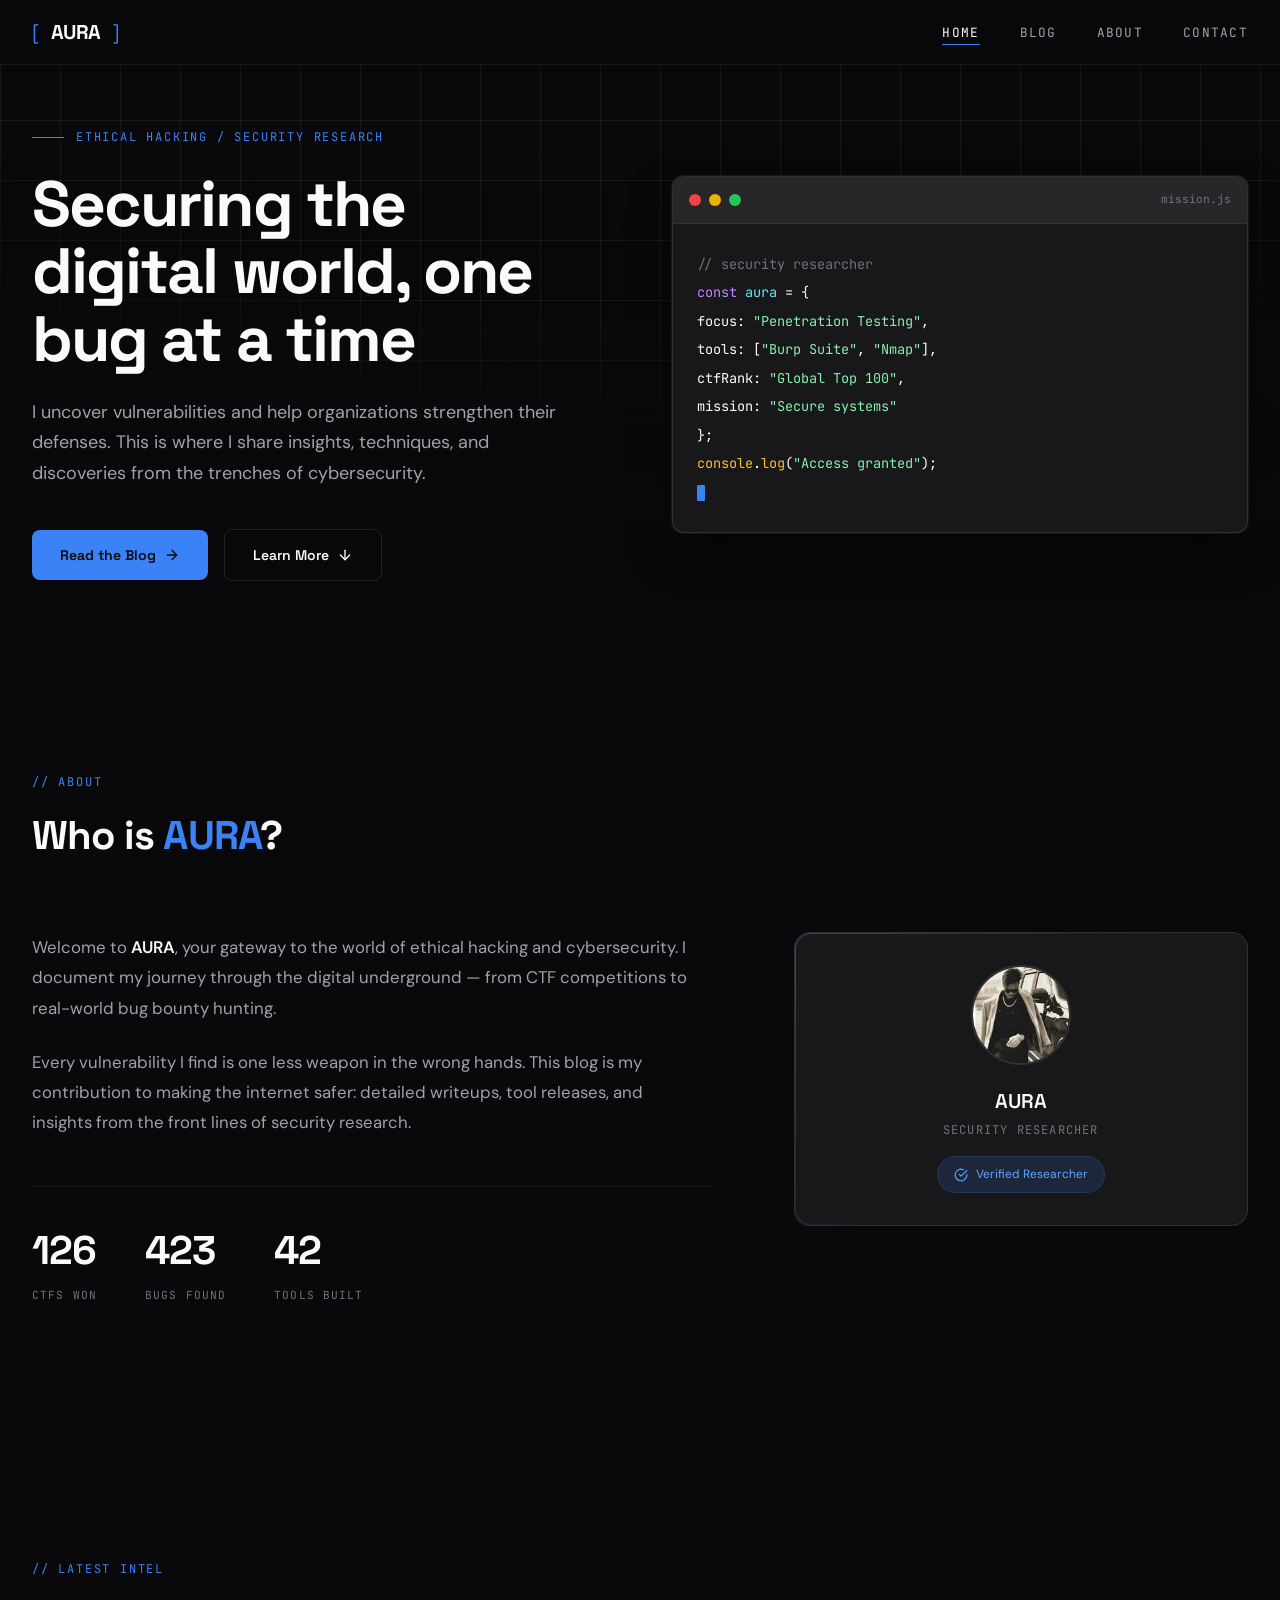
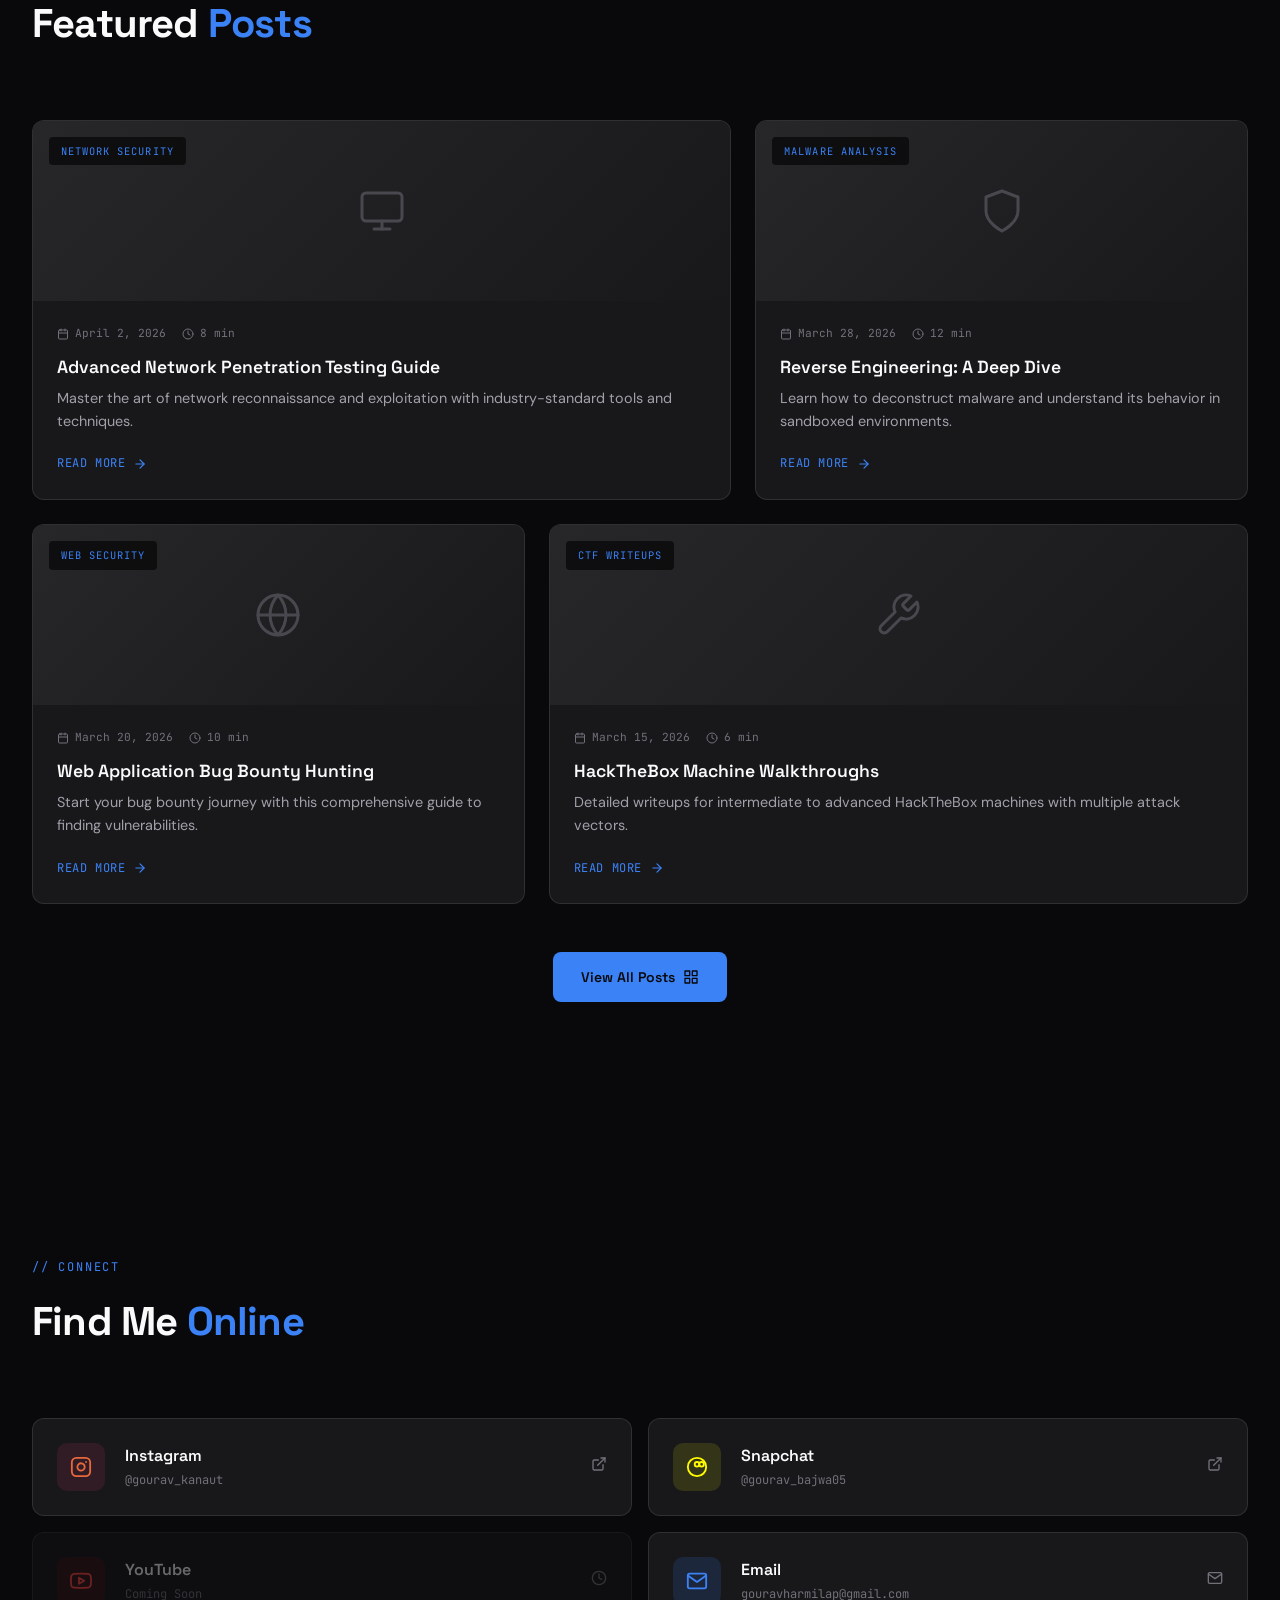
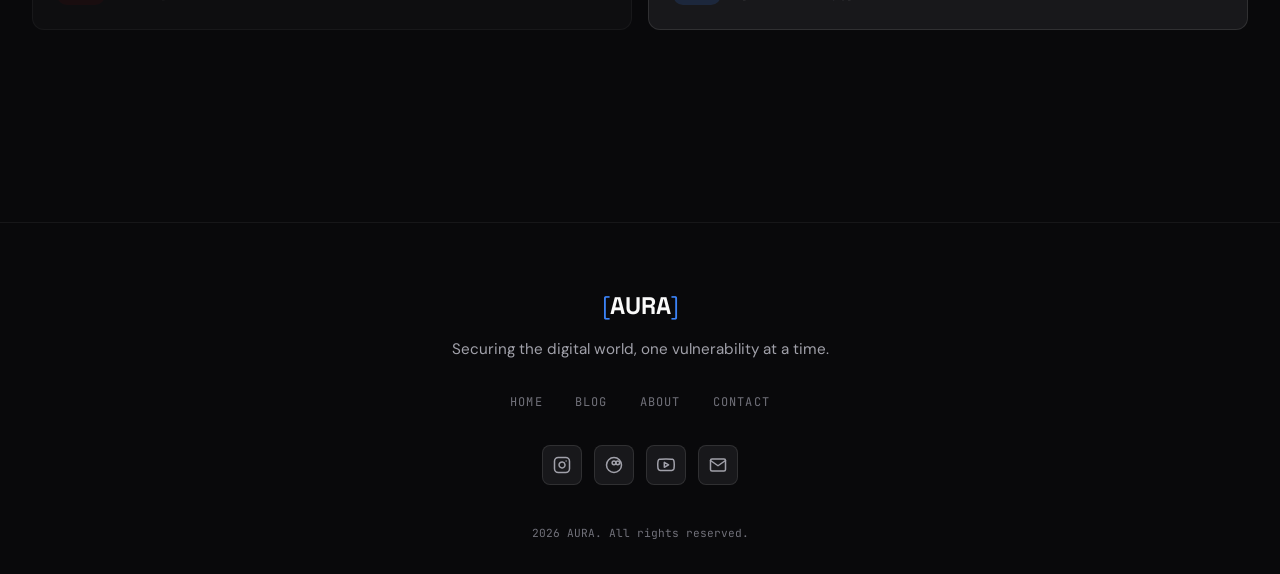
<file: index.html>
<!DOCTYPE html>
<html lang="en">
<head>
    <meta charset="UTF-8">
    <meta name="viewport" content="width=device-width, initial-scale=1.0">
    <title>AURA | Ethical Hacker</title>
    <link rel="stylesheet" href="styles.css">
    <link rel="preconnect" href="https://fonts.googleapis.com">
    <link rel="preconnect" href="https://fonts.gstatic.com" crossorigin>
    <link href="https://fonts.googleapis.com/css2?family=DM+Sans:wght@400;500;600;700&family=JetBrains+Mono:wght@400;500&family=Space+Grotesk:wght@500;600;700&display=swap" rel="stylesheet">
    <link rel="stylesheet" href="https://cdnjs.cloudflare.com/ajax/libs/font-awesome/6.4.0/css/all.min.css">
</head>
<body>
    <!-- Video Background -->
    <video class="video-bg" autoplay muted loop playsinline>
        <source src="hacker vid.mp4" type="video/mp4">
    </video>
    <div class="video-overlay"></div>
    <!-- Subtle Grid Background -->
    <div class="grid-bg"></div>

    <!-- Navigation - Liquid Glass -->
    <nav class="navbar">
        <div class="nav-container">
            <a href="index.html" class="logo">
                <span class="logo-bracket">[</span>
                <span class="logo-text">AURA</span>
                <span class="logo-bracket">]</span>
            </a>
            <ul class="nav-links">
                <li><a href="index.html" class="active">Home</a></li>
                <li><a href="blog.html">Blog</a></li>
                <li><a href="#about">About</a></li>
                <li><a href="#contact">Contact</a></li>
            </ul>
            <button class="nav-toggle" aria-label="Menu">
                <span></span>
                <span></span>
                <span></span>
            </button>
        </div>
    </nav>

    <!-- Hero - Split Screen, Left Aligned -->
    <section class="hero">
        <div class="hero-content">
            <p class="hero-eyebrow">Ethical Hacking / Security Research</p>
            <h1 class="hero-title">Securing the digital world, one bug at a time</h1>
            <p class="hero-subtitle">I uncover vulnerabilities and help organizations strengthen their defenses. This is where I share insights, techniques, and discoveries from the trenches of cybersecurity.</p>
            <div class="hero-cta">
                <a href="blog.html" class="btn btn-primary">
                    Read the Blog
                    <svg xmlns="http://www.w3.org/2000/svg" viewBox="0 0 24 24" fill="none" stroke="currentColor" stroke-width="2" stroke-linecap="round" stroke-linejoin="round"><path d="M5 12h14"/><path d="m12 5 7 7-7 7"/></svg>
                </a>
                <a href="#about" class="btn btn-secondary">
                    Learn More
                    <svg xmlns="http://www.w3.org/2000/svg" viewBox="0 0 24 24" fill="none" stroke="currentColor" stroke-width="2" stroke-linecap="round" stroke-linejoin="round"><path d="M12 5v14"/><path d="m19 12-7 7-7-7"/></svg>
                </a>
            </div>
        </div>
        <div class="hero-visual">
            <div class="code-window">
                <div class="code-window-header">
                    <span class="code-dot red"></span>
                    <span class="code-dot yellow"></span>
                    <span class="code-dot green"></span>
                    <span class="code-title">mission.js</span>
                </div>
                <div class="code-body">
                    <div class="code-line"><span class="code-comment">// security researcher</span></div>
                    <div class="code-line"><span class="code-keyword">const</span> <span class="code-var">aura</span> = {</div>
                    <div class="code-line">  focus: <span class="code-string">"Penetration Testing"</span>,</div>
                    <div class="code-line">  tools: [<span class="code-string">"Burp Suite"</span>, <span class="code-string">"Nmap"</span>],</div>
                    <div class="code-line">  ctfRank: <span class="code-string">"Global Top 100"</span>,</div>
                    <div class="code-line">  mission: <span class="code-string">"Secure systems"</span></div>
                    <div class="code-line">};</div>
                    <div class="code-line"><span class="code-function">console</span>.<span class="code-function">log</span>(<span class="code-string">"Access granted"</span>);</div>
                    <div class="code-line"><span class="cursor"></span></div>
                </div>
            </div>
        </div>
    </section>

    <!-- About Section -->
    <section class="section about" id="about">
        <div class="section-header">
            <p class="section-eyebrow">// about</p>
            <h2 class="section-title">Who is <span class="accent">AURA</span>?</h2>
        </div>
        <div class="about-grid">
            <div class="about-text">
                <p>Welcome to <strong>AURA</strong>, your gateway to the world of ethical hacking and cybersecurity. I document my journey through the digital underground — from CTF competitions to real-world bug bounty hunting.</p>
                <p>Every vulnerability I find is one less weapon in the wrong hands. This blog is my contribution to making the internet safer: detailed writeups, tool releases, and insights from the front lines of security research.</p>
                <div class="stats-row">
                    <div class="stat-item">
                        <span class="stat-number" data-count="150">0</span>
                        <span class="stat-label">CTFs Won</span>
                    </div>
                    <div class="stat-item">
                        <span class="stat-number" data-count="500">0</span>
                        <span class="stat-label">Bugs Found</span>
                    </div>
                    <div class="stat-item">
                        <span class="stat-number" data-count="50">0</span>
                        <span class="stat-label">Tools Built</span>
                    </div>
                </div>
            </div>
            <div class="profile-card">
                <img src="648527526_17854721898677856_1191413155906682444_n.jpg" alt="AURA" class="profile-img">
                <h3 class="profile-name">AURA</h3>
                <p class="profile-role">Security Researcher</p>
                <div class="profile-badge">
                    <svg xmlns="http://www.w3.org/2000/svg" viewBox="0 0 24 24" fill="none" stroke="currentColor" stroke-width="2" stroke-linecap="round" stroke-linejoin="round"><path d="M22 11.08V12a10 10 0 1 1-5.93-9.14"/><polyline points="22 4 12 14.01 9 11.01"/></svg>
                    Verified Researcher
                </div>
            </div>
        </div>
    </section>

    <!-- Featured Posts - Asymmetric Zig-Zag Grid -->
    <section class="section featured" id="featured">
        <div class="section-header">
            <p class="section-eyebrow">// latest intel</p>
            <h2 class="section-title">Featured <span class="accent">Posts</span></h2>
        </div>
        <div class="posts-grid">
            <article class="post-card reveal">
                <div class="post-image">
                    <svg xmlns="http://www.w3.org/2000/svg" viewBox="0 0 24 24" fill="none" stroke="currentColor" stroke-width="1.5" stroke-linecap="round" stroke-linejoin="round"><rect x="2" y="3" width="20" height="14" rx="2"/><path d="M8 21h8"/><path d="M12 17v4"/></svg>
                    <span class="post-cat">Network Security</span>
                </div>
                <div class="post-body">
                    <div class="post-meta">
                        <span>
                            <svg xmlns="http://www.w3.org/2000/svg" viewBox="0 0 24 24" fill="none" stroke="currentColor" stroke-width="2" stroke-linecap="round" stroke-linejoin="round"><rect x="3" y="4" width="18" height="18" rx="2" ry="2"/><line x1="16" y1="2" x2="16" y2="6"/><line x1="8" y1="2" x2="8" y2="6"/><line x1="3" y1="10" x2="21" y2="10"/></svg>
                            April 2, 2026
                        </span>
                        <span>
                            <svg xmlns="http://www.w3.org/2000/svg" viewBox="0 0 24 24" fill="none" stroke="currentColor" stroke-width="2" stroke-linecap="round" stroke-linejoin="round"><circle cx="12" cy="12" r="10"/><polyline points="12 6 12 12 16 14"/></svg>
                            8 min
                        </span>
                    </div>
                    <h3 class="post-title">Advanced Network Penetration Testing Guide</h3>
                    <p class="post-excerpt">Master the art of network reconnaissance and exploitation with industry-standard tools and techniques.</p>
                    <a href="blog.html" class="post-link">
                        Read More
                        <svg xmlns="http://www.w3.org/2000/svg" viewBox="0 0 24 24" fill="none" stroke="currentColor" stroke-width="2" stroke-linecap="round" stroke-linejoin="round"><path d="M5 12h14"/><path d="m12 5 7 7-7 7"/></svg>
                    </a>
                </div>
            </article>

            <article class="post-card reveal">
                <div class="post-image">
                    <svg xmlns="http://www.w3.org/2000/svg" viewBox="0 0 24 24" fill="none" stroke="currentColor" stroke-width="1.5" stroke-linecap="round" stroke-linejoin="round"><path d="M12 22s8-4 8-10V5l-8-3-8 3v7c0 6 8 10 8 10"/></svg>
                    <span class="post-cat">Malware Analysis</span>
                </div>
                <div class="post-body">
                    <div class="post-meta">
                        <span>
                            <svg xmlns="http://www.w3.org/2000/svg" viewBox="0 0 24 24" fill="none" stroke="currentColor" stroke-width="2" stroke-linecap="round" stroke-linejoin="round"><rect x="3" y="4" width="18" height="18" rx="2" ry="2"/><line x1="16" y1="2" x2="16" y2="6"/><line x1="8" y1="2" x2="8" y2="6"/><line x1="3" y1="10" x2="21" y2="10"/></svg>
                            March 28, 2026
                        </span>
                        <span>
                            <svg xmlns="http://www.w3.org/2000/svg" viewBox="0 0 24 24" fill="none" stroke="currentColor" stroke-width="2" stroke-linecap="round" stroke-linejoin="round"><circle cx="12" cy="12" r="10"/><polyline points="12 6 12 12 16 14"/></svg>
                            12 min
                        </span>
                    </div>
                    <h3 class="post-title">Reverse Engineering: A Deep Dive</h3>
                    <p class="post-excerpt">Learn how to deconstruct malware and understand its behavior in sandboxed environments.</p>
                    <a href="blog.html" class="post-link">
                        Read More
                        <svg xmlns="http://www.w3.org/2000/svg" viewBox="0 0 24 24" fill="none" stroke="currentColor" stroke-width="2" stroke-linecap="round" stroke-linejoin="round"><path d="M5 12h14"/><path d="m12 5 7 7-7 7"/></svg>
                    </a>
                </div>
            </article>

            <article class="post-card reveal">
                <div class="post-image">
                    <svg xmlns="http://www.w3.org/2000/svg" viewBox="0 0 24 24" fill="none" stroke="currentColor" stroke-width="1.5" stroke-linecap="round" stroke-linejoin="round"><circle cx="12" cy="12" r="10"/><line x1="2" y1="12" x2="22" y2="12"/><path d="M12 2a15.3 15.3 0 0 1 4 10 15.3 15.3 0 0 1-4 10 15.3 15.3 0 0 1-4-10 15.3 15.3 0 0 1 4-10z"/></svg>
                    <span class="post-cat">Web Security</span>
                </div>
                <div class="post-body">
                    <div class="post-meta">
                        <span>
                            <svg xmlns="http://www.w3.org/2000/svg" viewBox="0 0 24 24" fill="none" stroke="currentColor" stroke-width="2" stroke-linecap="round" stroke-linejoin="round"><rect x="3" y="4" width="18" height="18" rx="2" ry="2"/><line x1="16" y1="2" x2="16" y2="6"/><line x1="8" y1="2" x2="8" y2="6"/><line x1="3" y1="10" x2="21" y2="10"/></svg>
                            March 20, 2026
                        </span>
                        <span>
                            <svg xmlns="http://www.w3.org/2000/svg" viewBox="0 0 24 24" fill="none" stroke="currentColor" stroke-width="2" stroke-linecap="round" stroke-linejoin="round"><circle cx="12" cy="12" r="10"/><polyline points="12 6 12 12 16 14"/></svg>
                            10 min
                        </span>
                    </div>
                    <h3 class="post-title">Web Application Bug Bounty Hunting</h3>
                    <p class="post-excerpt">Start your bug bounty journey with this comprehensive guide to finding vulnerabilities.</p>
                    <a href="blog.html" class="post-link">
                        Read More
                        <svg xmlns="http://www.w3.org/2000/svg" viewBox="0 0 24 24" fill="none" stroke="currentColor" stroke-width="2" stroke-linecap="round" stroke-linejoin="round"><path d="M5 12h14"/><path d="m12 5 7 7-7 7"/></svg>
                    </a>
                </div>
            </article>

            <article class="post-card reveal">
                <div class="post-image">
                    <svg xmlns="http://www.w3.org/2000/svg" viewBox="0 0 24 24" fill="none" stroke="currentColor" stroke-width="1.5" stroke-linecap="round" stroke-linejoin="round"><path d="M14.7 6.3a1 1 0 0 0 0 1.4l1.6 1.6a1 1 0 0 0 1.4 0l3.77-3.77a6 6 0 0 1-7.94 7.94l-6.91 6.91a2.12 2.12 0 0 1-3-3l6.91-6.91a6 6 0 0 1 7.94-7.94l-3.76 3.76z"/></svg>
                    <span class="post-cat">CTF Writeups</span>
                </div>
                <div class="post-body">
                    <div class="post-meta">
                        <span>
                            <svg xmlns="http://www.w3.org/2000/svg" viewBox="0 0 24 24" fill="none" stroke="currentColor" stroke-width="2" stroke-linecap="round" stroke-linejoin="round"><rect x="3" y="4" width="18" height="18" rx="2" ry="2"/><line x1="16" y1="2" x2="16" y2="6"/><line x1="8" y1="2" x2="8" y2="6"/><line x1="3" y1="10" x2="21" y2="10"/></svg>
                            March 15, 2026
                        </span>
                        <span>
                            <svg xmlns="http://www.w3.org/2000/svg" viewBox="0 0 24 24" fill="none" stroke="currentColor" stroke-width="2" stroke-linecap="round" stroke-linejoin="round"><circle cx="12" cy="12" r="10"/><polyline points="12 6 12 12 16 14"/></svg>
                            6 min
                        </span>
                    </div>
                    <h3 class="post-title">HackTheBox Machine Walkthroughs</h3>
                    <p class="post-excerpt">Detailed writeups for intermediate to advanced HackTheBox machines with multiple attack vectors.</p>
                    <a href="blog.html" class="post-link">
                        Read More
                        <svg xmlns="http://www.w3.org/2000/svg" viewBox="0 0 24 24" fill="none" stroke="currentColor" stroke-width="2" stroke-linecap="round" stroke-linejoin="round"><path d="M5 12h14"/><path d="m12 5 7 7-7 7"/></svg>
                    </a>
                </div>
            </article>
        </div>
        <div class="section-cta">
            <a href="blog.html" class="btn btn-primary">
                View All Posts
                <svg xmlns="http://www.w3.org/2000/svg" viewBox="0 0 24 24" fill="none" stroke="currentColor" stroke-width="2" stroke-linecap="round" stroke-linejoin="round"><rect x="3" y="3" width="7" height="7"/><rect x="14" y="3" width="7" height="7"/><rect x="14" y="14" width="7" height="7"/><rect x="3" y="14" width="7" height="7"/></svg>
            </a>
        </div>
    </section>

    <!-- Social Media Section -->
    <section class="section social" id="contact">
        <div class="section-header">
            <p class="section-eyebrow">// connect</p>
            <h2 class="section-title">Find Me <span class="accent">Online</span></h2>
        </div>
        <div class="social-grid">
            <a href="https://instagram.com/gourav_kanaut" target="_blank" rel="noopener" class="social-card instagram">
                <div class="social-icon">
                    <svg xmlns="http://www.w3.org/2000/svg" viewBox="0 0 24 24" fill="none" stroke="currentColor" stroke-width="2" stroke-linecap="round" stroke-linejoin="round"><rect x="2" y="2" width="20" height="20" rx="5" ry="5"/><path d="M16 11.37A4 4 0 1 1 12.63 8 4 4 0 0 1 16 11.37z"/><line x1="17.5" y1="6.5" x2="17.51" y2="6.5"/></svg>
                </div>
                <div class="social-info">
                    <h3>Instagram</h3>
                    <p>@gourav_kanaut</p>
                </div>
                <div class="social-arrow">
                    <svg xmlns="http://www.w3.org/2000/svg" viewBox="0 0 24 24" fill="none" stroke="currentColor" stroke-width="2" stroke-linecap="round" stroke-linejoin="round"><path d="M18 13v6a2 2 0 0 1-2 2H5a2 2 0 0 1-2-2V8a2 2 0 0 1 2-2h6"/><polyline points="15 3 21 3 21 9"/><line x1="10" y1="14" x2="21" y2="3"/></svg>
                </div>
            </a>

            <a href="https://snapchat.com/add/gourav_bajwa05" target="_blank" rel="noopener" class="social-card snapchat">
                <div class="social-icon">
                    <svg xmlns="http://www.w3.org/2000/svg" viewBox="0 0 24 24" fill="none" stroke="currentColor" stroke-width="2" stroke-linecap="round" stroke-linejoin="round"><path d="M12 2C6.48 2 2 6.48 2 12s4.48 10 10 10 10-4.48 10-10S17.52 2 12 2z"/><path d="M9.5 9c0 1.38 1.12 2.5 2.5 2.5s2.5-1.12 2.5-2.5S13.38 6.5 12 6.5 9.5 7.62 9.5 9z"/><path d="M14.5 9c0 1.38 1.12 2.5 2.5 2.5s2.5-1.12 2.5-2.5S18.38 6.5 17 6.5 14.5 7.62 14.5 9z"/></svg>
                </div>
                <div class="social-info">
                    <h3>Snapchat</h3>
                    <p>@gourav_bajwa05</p>
                </div>
                <div class="social-arrow">
                    <svg xmlns="http://www.w3.org/2000/svg" viewBox="0 0 24 24" fill="none" stroke="currentColor" stroke-width="2" stroke-linecap="round" stroke-linejoin="round"><path d="M18 13v6a2 2 0 0 1-2 2H5a2 2 0 0 1-2-2V8a2 2 0 0 1 2-2h6"/><polyline points="15 3 21 3 21 9"/><line x1="10" y1="14" x2="21" y2="3"/></svg>
                </div>
            </a>

            <a href="#" class="social-card youtube disabled">
                <div class="social-icon">
                    <svg xmlns="http://www.w3.org/2000/svg" viewBox="0 0 24 24" fill="none" stroke="currentColor" stroke-width="2" stroke-linecap="round" stroke-linejoin="round"><path d="M22.54 6.42a2.78 2.78 0 0 0-1.94-2C18.88 4 12 4 12 4s-6.88 0-8.6.46a2.78 2.78 0 0 0-1.94 2A29 29 0 0 0 1 11.75a29 29 0 0 0 .46 5.33A2.78 2.78 0 0 0 3.4 19c1.72.46 8.6.46 8.6.46s6.88 0 8.6-.46a2.78 2.78 0 0 0 1.94-2 29 29 0 0 0 .46-5.25 29 29 0 0 0-.46-5.33z"/><polygon points="9.75 15.02 15.5 11.75 9.75 8.48 9.75 15.02"/></svg>
                </div>
                <div class="social-info">
                    <h3>YouTube</h3>
                    <p>Coming Soon</p>
                </div>
                <div class="social-arrow">
                    <svg xmlns="http://www.w3.org/2000/svg" viewBox="0 0 24 24" fill="none" stroke="currentColor" stroke-width="2" stroke-linecap="round" stroke-linejoin="round"><circle cx="12" cy="12" r="10"/><polyline points="12 6 12 12 16 14"/></svg>
                </div>
            </a>

            <a href="mailto:gouravharmilap@gmail.com" class="social-card email">
                <div class="social-icon">
                    <svg xmlns="http://www.w3.org/2000/svg" viewBox="0 0 24 24" fill="none" stroke="currentColor" stroke-width="2" stroke-linecap="round" stroke-linejoin="round"><path d="M4 4h16c1.1 0 2 .9 2 2v12c0 1.1-.9 2-2 2H4c-1.1 0-2-.9-2-2V6c0-1.1.9-2 2-2z"/><polyline points="22,6 12,13 2,6"/></svg>
                </div>
                <div class="social-info">
                    <h3>Email</h3>
                    <p>gouravharmilap@gmail.com</p>
                </div>
                <div class="social-arrow">
                    <svg xmlns="http://www.w3.org/2000/svg" viewBox="0 0 24 24" fill="none" stroke="currentColor" stroke-width="2" stroke-linecap="round" stroke-linejoin="round"><path d="M4 4h16c1.1 0 2 .9 2 2v12c0 1.1-.9 2-2 2H4c-1.1 0-2-.9-2-2V6c0-1.1.9-2 2-2z"/><polyline points="22,6 12,13 2,6"/></svg>
                </div>
            </a>
        </div>
    </section>

    <!-- Footer -->
    <footer class="footer">
        <div class="footer-inner">
            <div class="footer-logo">
                <span class="logo-bracket">[</span>AURA<span class="logo-bracket">]</span>
            </div>
            <p class="footer-tagline">Securing the digital world, one vulnerability at a time.</p>
            <div class="footer-links">
                <a href="index.html">Home</a>
                <a href="blog.html">Blog</a>
                <a href="#about">About</a>
                <a href="#contact">Contact</a>
            </div>
            <div class="footer-social">
                <a href="https://instagram.com/gourav_kanaut" target="_blank" rel="noopener" aria-label="Instagram">
                    <svg xmlns="http://www.w3.org/2000/svg" viewBox="0 0 24 24" fill="none" stroke="currentColor" stroke-width="2" stroke-linecap="round" stroke-linejoin="round"><rect x="2" y="2" width="20" height="20" rx="5" ry="5"/><path d="M16 11.37A4 4 0 1 1 12.63 8 4 4 0 0 1 16 11.37z"/><line x1="17.5" y1="6.5" x2="17.51" y2="6.5"/></svg>
                </a>
                <a href="https://snapchat.com/add/gourav_bajwa05" target="_blank" rel="noopener" aria-label="Snapchat">
                    <svg xmlns="http://www.w3.org/2000/svg" viewBox="0 0 24 24" fill="none" stroke="currentColor" stroke-width="2" stroke-linecap="round" stroke-linejoin="round"><path d="M12 2C6.48 2 2 6.48 2 12s4.48 10 10 10 10-4.48 10-10S17.52 2 12 2z"/><path d="M9.5 9c0 1.38 1.12 2.5 2.5 2.5s2.5-1.12 2.5-2.5S13.38 6.5 12 6.5 9.5 7.62 9.5 9z"/><path d="M14.5 9c0 1.38 1.12 2.5 2.5 2.5s2.5-1.12 2.5-2.5S18.38 6.5 17 6.5 14.5 7.62 14.5 9z"/></svg>
                </a>
                <a href="#" aria-label="YouTube">
                    <svg xmlns="http://www.w3.org/2000/svg" viewBox="0 0 24 24" fill="none" stroke="currentColor" stroke-width="2" stroke-linecap="round" stroke-linejoin="round"><path d="M22.54 6.42a2.78 2.78 0 0 0-1.94-2C18.88 4 12 4 12 4s-6.88 0-8.6.46a2.78 2.78 0 0 0-1.94 2A29 29 0 0 0 1 11.75a29 29 0 0 0 .46 5.33A2.78 2.78 0 0 0 3.4 19c1.72.46 8.6.46 8.6.46s6.88 0 8.6-.46a2.78 2.78 0 0 0 1.94-2 29 29 0 0 0 .46-5.25 29 29 0 0 0-.46-5.33z"/><polygon points="9.75 15.02 15.5 11.75 9.75 8.48 9.75 15.02"/></svg>
                </a>
                <a href="mailto:gouravharmilap@gmail.com" aria-label="Email">
                    <svg xmlns="http://www.w3.org/2000/svg" viewBox="0 0 24 24" fill="none" stroke="currentColor" stroke-width="2" stroke-linecap="round" stroke-linejoin="round"><path d="M4 4h16c1.1 0 2 .9 2 2v12c0 1.1-.9 2-2 2H4c-1.1 0-2-.9-2-2V6c0-1.1.9-2 2-2z"/><polyline points="22,6 12,13 2,6"/></svg>
                </a>
            </div>
            <p class="footer-copy">2026 AURA. All rights reserved.</p>
        </div>
    </footer>

    <script src="script.js"></script>
</body>
</html>
</file>
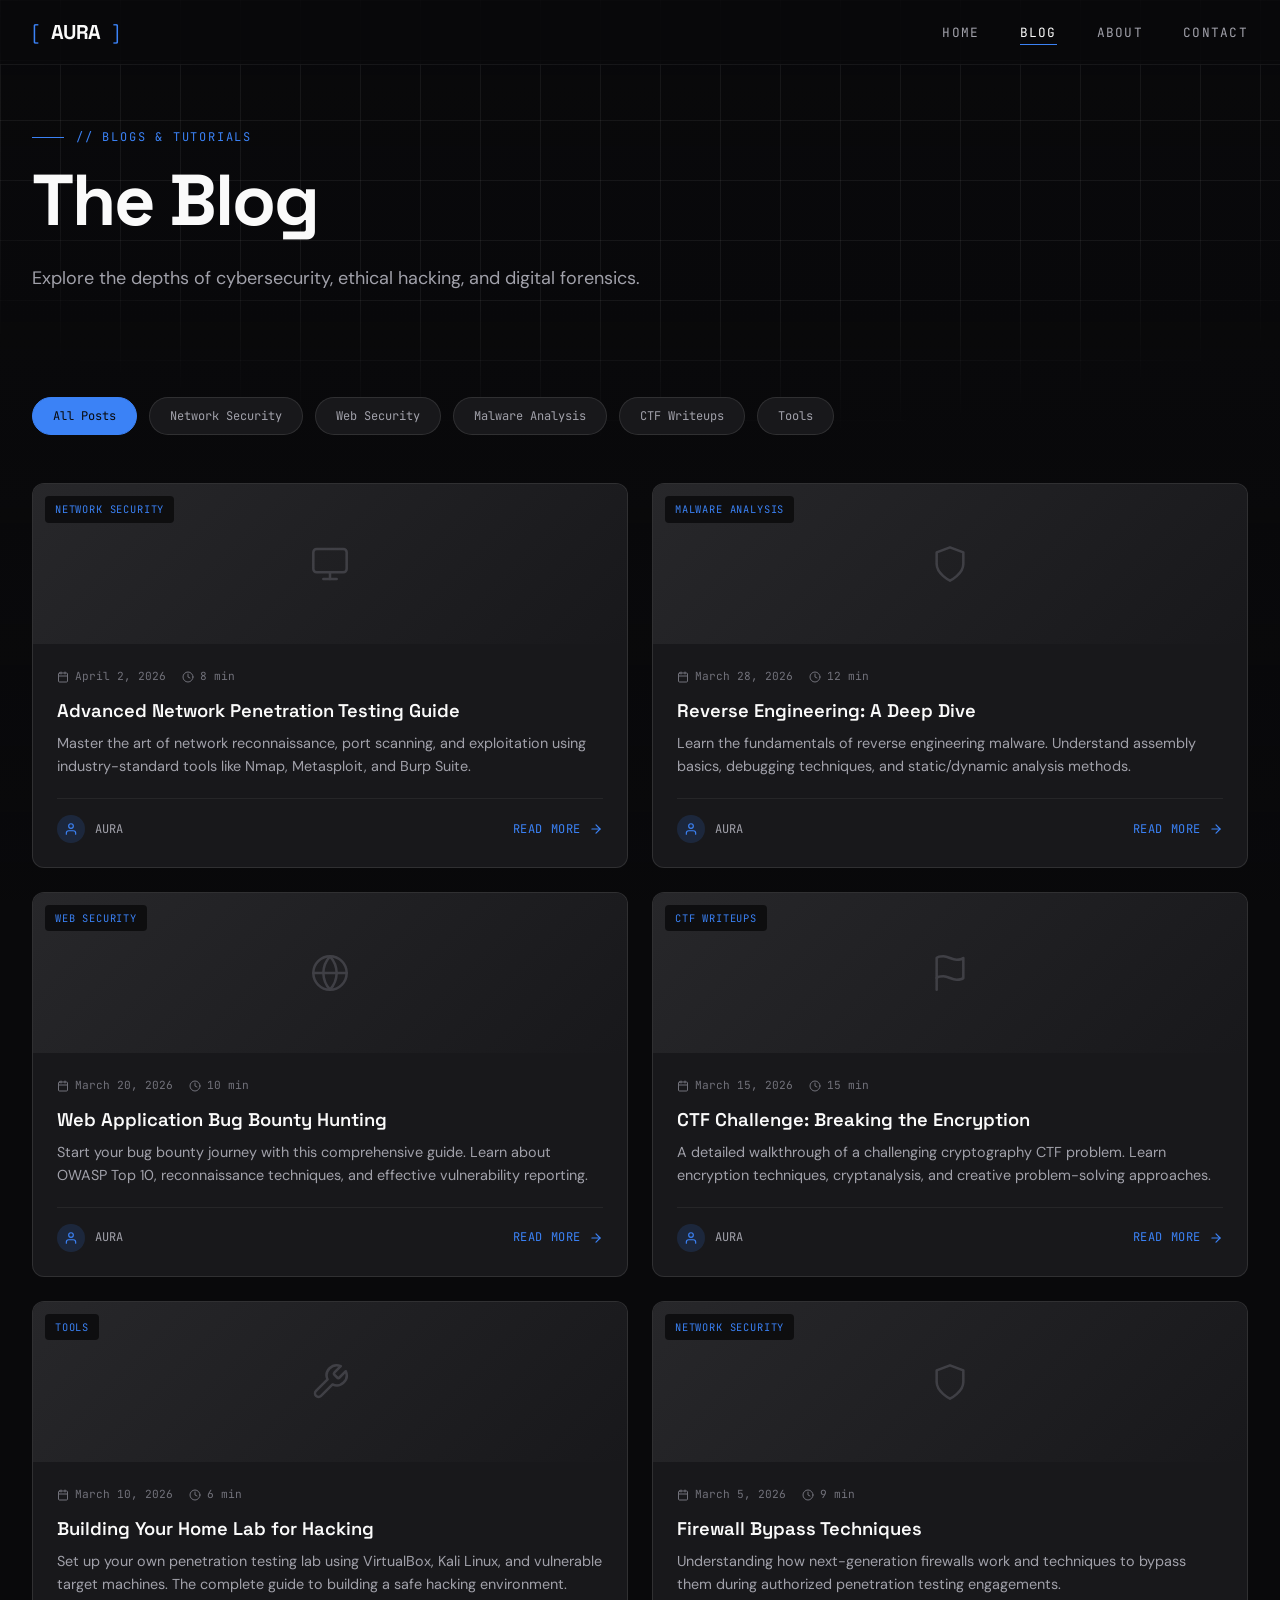
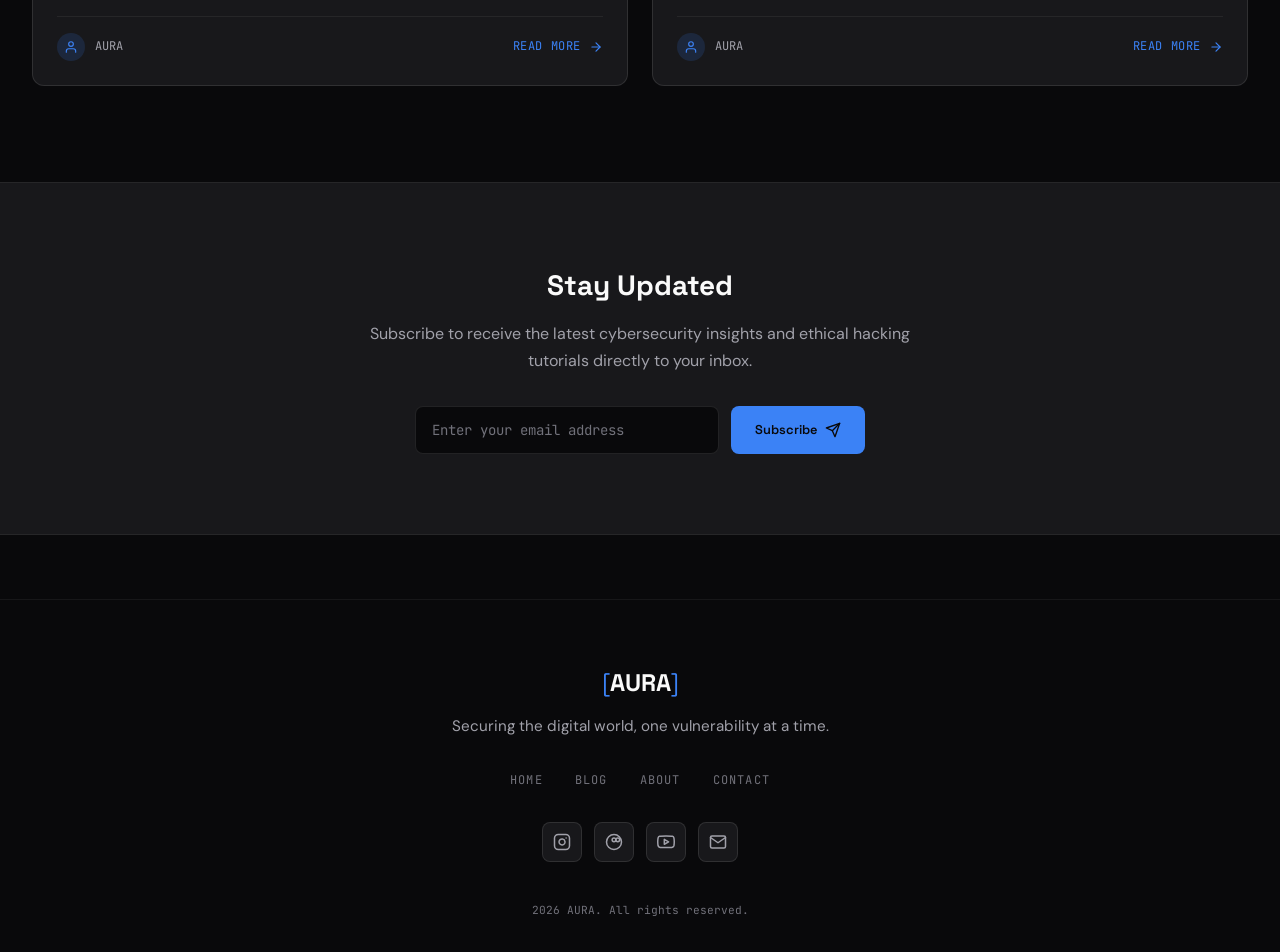
<file: blog.html>
<!DOCTYPE html>
<html lang="en">
<head>
    <meta charset="UTF-8">
    <meta name="viewport" content="width=device-width, initial-scale=1.0">
    <title>Blog | AURA - Ethical Hacker</title>
    <link rel="stylesheet" href="styles.css">
    <link rel="preconnect" href="https://fonts.googleapis.com">
    <link rel="preconnect" href="https://fonts.gstatic.com" crossorigin>
    <link href="https://fonts.googleapis.com/css2?family=DM+Sans:wght@400;500;600;700&family=JetBrains+Mono:wght@400;500&family=Space+Grotesk:wght@500;600;700&display=swap" rel="stylesheet">
    <link rel="stylesheet" href="https://cdnjs.cloudflare.com/ajax/libs/font-awesome/6.4.0/css/all.min.css">
</head>
<body>
    <!-- Video Background -->
    <video class="video-bg" autoplay muted loop playsinline>
        <source src="hacker vid.mp4" type="video/mp4">
    </video>
    <div class="video-overlay"></div>
    <!-- Subtle Grid Background -->
    <div class="grid-bg"></div>

    <!-- Navigation -->
    <nav class="navbar">
        <div class="nav-container">
            <a href="index.html" class="logo">
                <span class="logo-bracket">[</span>
                <span class="logo-text">AURA</span>
                <span class="logo-bracket">]</span>
            </a>
            <ul class="nav-links">
                <li><a href="index.html">Home</a></li>
                <li><a href="blog.html" class="active">Blog</a></li>
                <li><a href="index.html#about">About</a></li>
                <li><a href="index.html#contact">Contact</a></li>
            </ul>
            <button class="nav-toggle" aria-label="Menu">
                <span></span>
                <span></span>
                <span></span>
            </button>
        </div>
    </nav>

    <!-- Blog Hero -->
    <section class="blog-hero">
        <div class="blog-hero-content">
            <p class="hero-eyebrow">// blogs & tutorials</p>
            <h1 class="hero-title">The Blog</h1>
            <p class="hero-subtitle">Explore the depths of cybersecurity, ethical hacking, and digital forensics.</p>
        </div>
    </section>

    <!-- Blog Filter -->
    <section class="blog-filter">
        <div class="filter-container">
            <button class="filter-btn active" data-filter="all">All Posts</button>
            <button class="filter-btn" data-filter="network">Network Security</button>
            <button class="filter-btn" data-filter="web">Web Security</button>
            <button class="filter-btn" data-filter="malware">Malware Analysis</button>
            <button class="filter-btn" data-filter="ctf">CTF Writeups</button>
            <button class="filter-btn" data-filter="tools">Tools</button>
        </div>
    </section>

    <!-- Blog Posts -->
    <section class="blog-posts">
        <div class="posts-container">

            <article class="blog-card reveal" data-category="network">
                <div class="blog-card-image">
                    <span class="blog-card-category">Network Security</span>
                    <svg xmlns="http://www.w3.org/2000/svg" viewBox="0 0 24 24" fill="none" stroke="currentColor" stroke-width="1.5" stroke-linecap="round" stroke-linejoin="round"><rect x="2" y="3" width="20" height="14" rx="2"/><path d="M8 21h8"/><path d="M12 17v4"/></svg>
                </div>
                <div class="blog-card-content">
                    <div class="blog-card-meta">
                        <span>
                            <svg xmlns="http://www.w3.org/2000/svg" width="12" height="12" viewBox="0 0 24 24" fill="none" stroke="currentColor" stroke-width="2" stroke-linecap="round" stroke-linejoin="round"><rect x="3" y="4" width="18" height="18" rx="2"/><line x1="16" y1="2" x2="16" y2="6"/><line x1="8" y1="2" x2="8" y2="6"/><line x1="3" y1="10" x2="21" y2="10"/></svg>
                            April 2, 2026
                        </span>
                        <span>
                            <svg xmlns="http://www.w3.org/2000/svg" width="12" height="12" viewBox="0 0 24 24" fill="none" stroke="currentColor" stroke-width="2" stroke-linecap="round" stroke-linejoin="round"><circle cx="12" cy="12" r="10"/><polyline points="12 6 12 12 16 14"/></svg>
                            8 min
                        </span>
                    </div>
                    <h2 class="blog-card-title">Advanced Network Penetration Testing Guide</h2>
                    <p class="blog-card-excerpt">Master the art of network reconnaissance, port scanning, and exploitation using industry-standard tools like Nmap, Metasploit, and Burp Suite.</p>
                    <div class="blog-card-footer">
                        <div class="blog-card-author">
                            <div class="author-avatar">
                                <svg xmlns="http://www.w3.org/2000/svg" width="14" height="14" viewBox="0 0 24 24" fill="none" stroke="currentColor" stroke-width="2" stroke-linecap="round" stroke-linejoin="round"><path d="M20 21v-2a4 4 0 0 0-4-4H8a4 4 0 0 0-4 4v2"/><circle cx="12" cy="7" r="4"/></svg>
                            </div>
                            <span>AURA</span>
                        </div>
                        <a href="#" class="blog-card-read">
                            Read More
                            <svg xmlns="http://www.w3.org/2000/svg" width="14" height="14" viewBox="0 0 24 24" fill="none" stroke="currentColor" stroke-width="2" stroke-linecap="round" stroke-linejoin="round"><path d="M5 12h14"/><path d="m12 5 7 7-7 7"/></svg>
                        </a>
                    </div>
                </div>
            </article>

            <article class="blog-card reveal" data-category="malware">
                <div class="blog-card-image">
                    <span class="blog-card-category">Malware Analysis</span>
                    <svg xmlns="http://www.w3.org/2000/svg" viewBox="0 0 24 24" fill="none" stroke="currentColor" stroke-width="1.5" stroke-linecap="round" stroke-linejoin="round"><path d="M12 22s8-4 8-10V5l-8-3-8 3v7c0 6 8 10 8 10"/></svg>
                </div>
                <div class="blog-card-content">
                    <div class="blog-card-meta">
                        <span>
                            <svg xmlns="http://www.w3.org/2000/svg" width="12" height="12" viewBox="0 0 24 24" fill="none" stroke="currentColor" stroke-width="2" stroke-linecap="round" stroke-linejoin="round"><rect x="3" y="4" width="18" height="18" rx="2"/><line x1="16" y1="2" x2="16" y2="6"/><line x1="8" y1="2" x2="8" y2="6"/><line x1="3" y1="10" x2="21" y2="10"/></svg>
                            March 28, 2026
                        </span>
                        <span>
                            <svg xmlns="http://www.w3.org/2000/svg" width="12" height="12" viewBox="0 0 24 24" fill="none" stroke="currentColor" stroke-width="2" stroke-linecap="round" stroke-linejoin="round"><circle cx="12" cy="12" r="10"/><polyline points="12 6 12 12 16 14"/></svg>
                            12 min
                        </span>
                    </div>
                    <h2 class="blog-card-title">Reverse Engineering: A Deep Dive</h2>
                    <p class="blog-card-excerpt">Learn the fundamentals of reverse engineering malware. Understand assembly basics, debugging techniques, and static/dynamic analysis methods.</p>
                    <div class="blog-card-footer">
                        <div class="blog-card-author">
                            <div class="author-avatar">
                                <svg xmlns="http://www.w3.org/2000/svg" width="14" height="14" viewBox="0 0 24 24" fill="none" stroke="currentColor" stroke-width="2" stroke-linecap="round" stroke-linejoin="round"><path d="M20 21v-2a4 4 0 0 0-4-4H8a4 4 0 0 0-4 4v2"/><circle cx="12" cy="7" r="4"/></svg>
                            </div>
                            <span>AURA</span>
                        </div>
                        <a href="#" class="blog-card-read">
                            Read More
                            <svg xmlns="http://www.w3.org/2000/svg" width="14" height="14" viewBox="0 0 24 24" fill="none" stroke="currentColor" stroke-width="2" stroke-linecap="round" stroke-linejoin="round"><path d="M5 12h14"/><path d="m12 5 7 7-7 7"/></svg>
                        </a>
                    </div>
                </div>
            </article>

            <article class="blog-card reveal" data-category="web">
                <div class="blog-card-image">
                    <span class="blog-card-category">Web Security</span>
                    <svg xmlns="http://www.w3.org/2000/svg" viewBox="0 0 24 24" fill="none" stroke="currentColor" stroke-width="1.5" stroke-linecap="round" stroke-linejoin="round"><circle cx="12" cy="12" r="10"/><line x1="2" y1="12" x2="22" y2="12"/><path d="M12 2a15.3 15.3 0 0 1 4 10 15.3 15.3 0 0 1-4 10 15.3 15.3 0 0 1-4-10 15.3 15.3 0 0 1 4-10z"/></svg>
                </div>
                <div class="blog-card-content">
                    <div class="blog-card-meta">
                        <span>
                            <svg xmlns="http://www.w3.org/2000/svg" width="12" height="12" viewBox="0 0 24 24" fill="none" stroke="currentColor" stroke-width="2" stroke-linecap="round" stroke-linejoin="round"><rect x="3" y="4" width="18" height="18" rx="2"/><line x1="16" y1="2" x2="16" y2="6"/><line x1="8" y1="2" x2="8" y2="6"/><line x1="3" y1="10" x2="21" y2="10"/></svg>
                            March 20, 2026
                        </span>
                        <span>
                            <svg xmlns="http://www.w3.org/2000/svg" width="12" height="12" viewBox="0 0 24 24" fill="none" stroke="currentColor" stroke-width="2" stroke-linecap="round" stroke-linejoin="round"><circle cx="12" cy="12" r="10"/><polyline points="12 6 12 12 16 14"/></svg>
                            10 min
                        </span>
                    </div>
                    <h2 class="blog-card-title">Web Application Bug Bounty Hunting</h2>
                    <p class="blog-card-excerpt">Start your bug bounty journey with this comprehensive guide. Learn about OWASP Top 10, reconnaissance techniques, and effective vulnerability reporting.</p>
                    <div class="blog-card-footer">
                        <div class="blog-card-author">
                            <div class="author-avatar">
                                <svg xmlns="http://www.w3.org/2000/svg" width="14" height="14" viewBox="0 0 24 24" fill="none" stroke="currentColor" stroke-width="2" stroke-linecap="round" stroke-linejoin="round"><path d="M20 21v-2a4 4 0 0 0-4-4H8a4 4 0 0 0-4 4v2"/><circle cx="12" cy="7" r="4"/></svg>
                            </div>
                            <span>AURA</span>
                        </div>
                        <a href="#" class="blog-card-read">
                            Read More
                            <svg xmlns="http://www.w3.org/2000/svg" width="14" height="14" viewBox="0 0 24 24" fill="none" stroke="currentColor" stroke-width="2" stroke-linecap="round" stroke-linejoin="round"><path d="M5 12h14"/><path d="m12 5 7 7-7 7"/></svg>
                        </a>
                    </div>
                </div>
            </article>

            <article class="blog-card reveal" data-category="ctf">
                <div class="blog-card-image">
                    <span class="blog-card-category">CTF Writeups</span>
                    <svg xmlns="http://www.w3.org/2000/svg" viewBox="0 0 24 24" fill="none" stroke="currentColor" stroke-width="1.5" stroke-linecap="round" stroke-linejoin="round"><path d="M4 15s1-1 4-1 5 2 8 2 4-1 4-1V3s-1 1-4 1-5-2-8-2-4 1-4 1z"/><line x1="4" y1="22" x2="4" y2="15"/></svg>
                </div>
                <div class="blog-card-content">
                    <div class="blog-card-meta">
                        <span>
                            <svg xmlns="http://www.w3.org/2000/svg" width="12" height="12" viewBox="0 0 24 24" fill="none" stroke="currentColor" stroke-width="2" stroke-linecap="round" stroke-linejoin="round"><rect x="3" y="4" width="18" height="18" rx="2"/><line x1="16" y1="2" x2="16" y2="6"/><line x1="8" y1="2" x2="8" y2="6"/><line x1="3" y1="10" x2="21" y2="10"/></svg>
                            March 15, 2026
                        </span>
                        <span>
                            <svg xmlns="http://www.w3.org/2000/svg" width="12" height="12" viewBox="0 0 24 24" fill="none" stroke="currentColor" stroke-width="2" stroke-linecap="round" stroke-linejoin="round"><circle cx="12" cy="12" r="10"/><polyline points="12 6 12 12 16 14"/></svg>
                            15 min
                        </span>
                    </div>
                    <h2 class="blog-card-title">CTF Challenge: Breaking the Encryption</h2>
                    <p class="blog-card-excerpt">A detailed walkthrough of a challenging cryptography CTF problem. Learn encryption techniques, cryptanalysis, and creative problem-solving approaches.</p>
                    <div class="blog-card-footer">
                        <div class="blog-card-author">
                            <div class="author-avatar">
                                <svg xmlns="http://www.w3.org/2000/svg" width="14" height="14" viewBox="0 0 24 24" fill="none" stroke="currentColor" stroke-width="2" stroke-linecap="round" stroke-linejoin="round"><path d="M20 21v-2a4 4 0 0 0-4-4H8a4 4 0 0 0-4 4v2"/><circle cx="12" cy="7" r="4"/></svg>
                            </div>
                            <span>AURA</span>
                        </div>
                        <a href="#" class="blog-card-read">
                            Read More
                            <svg xmlns="http://www.w3.org/2000/svg" width="14" height="14" viewBox="0 0 24 24" fill="none" stroke="currentColor" stroke-width="2" stroke-linecap="round" stroke-linejoin="round"><path d="M5 12h14"/><path d="m12 5 7 7-7 7"/></svg>
                        </a>
                    </div>
                </div>
            </article>

            <article class="blog-card reveal" data-category="tools">
                <div class="blog-card-image">
                    <span class="blog-card-category">Tools</span>
                    <svg xmlns="http://www.w3.org/2000/svg" viewBox="0 0 24 24" fill="none" stroke="currentColor" stroke-width="1.5" stroke-linecap="round" stroke-linejoin="round"><path d="M14.7 6.3a1 1 0 0 0 0 1.4l1.6 1.6a1 1 0 0 0 1.4 0l3.77-3.77a6 6 0 0 1-7.94 7.94l-6.91 6.91a2.12 2.12 0 0 1-3-3l6.91-6.91a6 6 0 0 1 7.94-7.94l-3.76 3.76z"/></svg>
                </div>
                <div class="blog-card-content">
                    <div class="blog-card-meta">
                        <span>
                            <svg xmlns="http://www.w3.org/2000/svg" width="12" height="12" viewBox="0 0 24 24" fill="none" stroke="currentColor" stroke-width="2" stroke-linecap="round" stroke-linejoin="round"><rect x="3" y="4" width="18" height="18" rx="2"/><line x1="16" y1="2" x2="16" y2="6"/><line x1="8" y1="2" x2="8" y2="6"/><line x1="3" y1="10" x2="21" y2="10"/></svg>
                            March 10, 2026
                        </span>
                        <span>
                            <svg xmlns="http://www.w3.org/2000/svg" width="12" height="12" viewBox="0 0 24 24" fill="none" stroke="currentColor" stroke-width="2" stroke-linecap="round" stroke-linejoin="round"><circle cx="12" cy="12" r="10"/><polyline points="12 6 12 12 16 14"/></svg>
                            6 min
                        </span>
                    </div>
                    <h2 class="blog-card-title">Building Your Home Lab for Hacking</h2>
                    <p class="blog-card-excerpt">Set up your own penetration testing lab using VirtualBox, Kali Linux, and vulnerable target machines. The complete guide to building a safe hacking environment.</p>
                    <div class="blog-card-footer">
                        <div class="blog-card-author">
                            <div class="author-avatar">
                                <svg xmlns="http://www.w3.org/2000/svg" width="14" height="14" viewBox="0 0 24 24" fill="none" stroke="currentColor" stroke-width="2" stroke-linecap="round" stroke-linejoin="round"><path d="M20 21v-2a4 4 0 0 0-4-4H8a4 4 0 0 0-4 4v2"/><circle cx="12" cy="7" r="4"/></svg>
                            </div>
                            <span>AURA</span>
                        </div>
                        <a href="#" class="blog-card-read">
                            Read More
                            <svg xmlns="http://www.w3.org/2000/svg" width="14" height="14" viewBox="0 0 24 24" fill="none" stroke="currentColor" stroke-width="2" stroke-linecap="round" stroke-linejoin="round"><path d="M5 12h14"/><path d="m12 5 7 7-7 7"/></svg>
                        </a>
                    </div>
                </div>
            </article>

            <article class="blog-card reveal" data-category="network">
                <div class="blog-card-image">
                    <span class="blog-card-category">Network Security</span>
                    <svg xmlns="http://www.w3.org/2000/svg" viewBox="0 0 24 24" fill="none" stroke="currentColor" stroke-width="1.5" stroke-linecap="round" stroke-linejoin="round"><path d="M12 22s8-4 8-10V5l-8-3-8 3v7c0 6 8 10 8 10"/></svg>
                </div>
                <div class="blog-card-content">
                    <div class="blog-card-meta">
                        <span>
                            <svg xmlns="http://www.w3.org/2000/svg" width="12" height="12" viewBox="0 0 24 24" fill="none" stroke="currentColor" stroke-width="2" stroke-linecap="round" stroke-linejoin="round"><rect x="3" y="4" width="18" height="18" rx="2"/><line x1="16" y1="2" x2="16" y2="6"/><line x1="8" y1="2" x2="8" y2="6"/><line x1="3" y1="10" x2="21" y2="10"/></svg>
                            March 5, 2026
                        </span>
                        <span>
                            <svg xmlns="http://www.w3.org/2000/svg" width="12" height="12" viewBox="0 0 24 24" fill="none" stroke="currentColor" stroke-width="2" stroke-linecap="round" stroke-linejoin="round"><circle cx="12" cy="12" r="10"/><polyline points="12 6 12 12 16 14"/></svg>
                            9 min
                        </span>
                    </div>
                    <h2 class="blog-card-title">Firewall Bypass Techniques</h2>
                    <p class="blog-card-excerpt">Understanding how next-generation firewalls work and techniques to bypass them during authorized penetration testing engagements.</p>
                    <div class="blog-card-footer">
                        <div class="blog-card-author">
                            <div class="author-avatar">
                                <svg xmlns="http://www.w3.org/2000/svg" width="14" height="14" viewBox="0 0 24 24" fill="none" stroke="currentColor" stroke-width="2" stroke-linecap="round" stroke-linejoin="round"><path d="M20 21v-2a4 4 0 0 0-4-4H8a4 4 0 0 0-4 4v2"/><circle cx="12" cy="7" r="4"/></svg>
                            </div>
                            <span>AURA</span>
                        </div>
                        <a href="#" class="blog-card-read">
                            Read More
                            <svg xmlns="http://www.w3.org/2000/svg" width="14" height="14" viewBox="0 0 24 24" fill="none" stroke="currentColor" stroke-width="2" stroke-linecap="round" stroke-linejoin="round"><path d="M5 12h14"/><path d="m12 5 7 7-7 7"/></svg>
                        </a>
                    </div>
                </div>
            </article>

        </div>
    </section>

    <!-- Newsletter -->
    <section class="newsletter">
        <div class="newsletter-container">
            <h2 class="newsletter-title">Stay Updated</h2>
            <p class="newsletter-text">Subscribe to receive the latest cybersecurity insights and ethical hacking tutorials directly to your inbox.</p>
            <form class="newsletter-form" id="newsletterForm" action="https://formspree.io/f/xpqokrdr" method="POST">
                <input type="email" id="emailInput" name="email" placeholder="Enter your email address" class="newsletter-input" required>
                <button type="submit" class="newsletter-btn">
                    <span>Subscribe</span>
                    <svg xmlns="http://www.w3.org/2000/svg" width="16" height="16" viewBox="0 0 24 24" fill="none" stroke="currentColor" stroke-width="2" stroke-linecap="round" stroke-linejoin="round"><path d="M22 2L11 13"/><path d="M22 2l-7 20-4-9-9-4 20-7z"/></svg>
                </button>
            </form>
            <div class="newsletter-message" id="newsletterMessage"></div>
        </div>
    </section>

    <!-- Footer -->
    <footer class="footer">
        <div class="footer-inner">
            <div class="footer-logo">
                <span class="logo-bracket">[</span>AURA<span class="logo-bracket">]</span>
            </div>
            <p class="footer-tagline">Securing the digital world, one vulnerability at a time.</p>
            <div class="footer-links">
                <a href="index.html">Home</a>
                <a href="blog.html">Blog</a>
                <a href="index.html#about">About</a>
                <a href="index.html#contact">Contact</a>
            </div>
            <div class="footer-social">
                <a href="https://instagram.com/gourav_kanaut" target="_blank" rel="noopener" aria-label="Instagram">
                    <svg xmlns="http://www.w3.org/2000/svg" viewBox="0 0 24 24" fill="none" stroke="currentColor" stroke-width="2" stroke-linecap="round" stroke-linejoin="round"><rect x="2" y="2" width="20" height="20" rx="5" ry="5"/><path d="M16 11.37A4 4 0 1 1 12.63 8 4 4 0 0 1 16 11.37z"/><line x1="17.5" y1="6.5" x2="17.51" y2="6.5"/></svg>
                </a>
                <a href="https://snapchat.com/add/gourav_bajwa05" target="_blank" rel="noopener" aria-label="Snapchat">
                    <svg xmlns="http://www.w3.org/2000/svg" viewBox="0 0 24 24" fill="none" stroke="currentColor" stroke-width="2" stroke-linecap="round" stroke-linejoin="round"><path d="M12 2C6.48 2 2 6.48 2 12s4.48 10 10 10 10-4.48 10-10S17.52 2 12 2z"/><path d="M9.5 9c0 1.38 1.12 2.5 2.5 2.5s2.5-1.12 2.5-2.5S13.38 6.5 12 6.5 9.5 7.62 9.5 9z"/><path d="M14.5 9c0 1.38 1.12 2.5 2.5 2.5s2.5-1.12 2.5-2.5S18.38 6.5 17 6.5 14.5 7.62 14.5 9z"/></svg>
                </a>
                <a href="#" aria-label="YouTube">
                    <svg xmlns="http://www.w3.org/2000/svg" viewBox="0 0 24 24" fill="none" stroke="currentColor" stroke-width="2" stroke-linecap="round" stroke-linejoin="round"><path d="M22.54 6.42a2.78 2.78 0 0 0-1.94-2C18.88 4 12 4 12 4s-6.88 0-8.6.46a2.78 2.78 0 0 0-1.94 2A29 29 0 0 0 1 11.75a29 29 0 0 0 .46 5.33A2.78 2.78 0 0 0 3.4 19c1.72.46 8.6.46 8.6.46s6.88 0 8.6-.46a2.78 2.78 0 0 0 1.94-2 29 29 0 0 0 .46-5.25 29 29 0 0 0-.46-5.33z"/><polygon points="9.75 15.02 15.5 11.75 9.75 8.48 9.75 15.02"/></svg>
                </a>
                <a href="mailto:gouravharmilap@gmail.com" aria-label="Email">
                    <svg xmlns="http://www.w3.org/2000/svg" viewBox="0 0 24 24" fill="none" stroke="currentColor" stroke-width="2" stroke-linecap="round" stroke-linejoin="round"><path d="M4 4h16c1.1 0 2 .9 2 2v12c0 1.1-.9 2-2 2H4c-1.1 0-2-.9-2-2V6c0-1.1.9-2 2-2z"/><polyline points="22,6 12,13 2,6"/></svg>
                </a>
            </div>
            <p class="footer-copy">2026 AURA. All rights reserved.</p>
        </div>
    </footer>

    <script src="script.js"></script>
</body>
</html>
</file>
<file: styles.css>
/* ==========================================
   AURA - Ethical Hacker Blog
   Design-Taste-Frontend Redesign
   ========================================== */

/* CSS Variables - Refined Palette */
:root {
    /* Slate/Zinc Base - No pure black */
    --bg-base: #09090b;
    --bg-elevated: #18181b;
    --bg-card: #27272a;
    --bg-card-hover: #3f3f46;

    /* Borders */
    --border-subtle: rgba(255, 255, 255, 0.06);
    --border-default: rgba(255, 255, 255, 0.1);
    --border-strong: rgba(255, 255, 255, 0.15);

    /* Text */
    --text-primary: #fafafa;
    --text-secondary: #a1a1aa;
    --text-muted: #71717a;

    /* Single Accent - Electric Blue, saturation < 80% */
    --accent: #3b82f6;
    --accent-hover: #60a5fa;
    --accent-muted: rgba(59, 130, 246, 0.15);
    --accent-glow: rgba(59, 130, 246, 0.2);

    /* Typography */
    --font-display: 'Space Grotesk', system-ui, sans-serif;
    --font-body: 'DM Sans', system-ui, sans-serif;
    --font-mono: 'JetBrains Mono', 'Fira Code', monospace;

    /* Spacing */
    --section-padding: clamp(4rem, 10vw, 8rem);

    /* Motion */
    --ease-spring: cubic-bezier(0.34, 1.56, 0.64, 1);
    --ease-smooth: cubic-bezier(0.4, 0, 0.2, 1);
}

/* Reset */
*, *::before, *::after {
    margin: 0;
    padding: 0;
    box-sizing: border-box;
}

html {
    scroll-behavior: smooth;
}

body {
    font-family: var(--font-body);
    background-color: var(--bg-base);
    color: var(--text-primary);
    line-height: 1.6;
    overflow-x: hidden;
    -webkit-font-smoothing: antialiased;
}

a {
    text-decoration: none;
    color: inherit;
    transition: color 0.2s var(--ease-smooth);
}

ul { list-style: none; }

img { max-width: 100%; display: block; }

/* Video Background */
.video-bg {
    position: fixed;
    inset: 0;
    width: 100%;
    height: 100%;
    object-fit: cover;
    z-index: -3;
    opacity: 0.25;
}

.video-overlay {
    position: fixed;
    inset: 0;
    background: linear-gradient(
        to bottom,
        rgba(9, 9, 11, 0.7) 0%,
        rgba(9, 9, 11, 0.5) 50%,
        rgba(9, 9, 11, 0.85) 100%
    );
    z-index: -2;
}

/* Subtle Grid Background */
.grid-bg {
    position: fixed;
    inset: 0;
    z-index: -1;
    background-image:
        linear-gradient(var(--border-subtle) 1px, transparent 1px),
        linear-gradient(90deg, var(--border-subtle) 1px, transparent 1px);
    background-size: 60px 60px;
    mask-image: radial-gradient(ellipse 80% 50% at 50% 0%, black 70%, transparent 100%);
}

/* ==========================================
   NAVIGATION - Liquid Glass
   ========================================== */
.navbar {
    position: fixed;
    top: 0;
    left: 0;
    right: 0;
    z-index: 100;
    padding: 1rem 0;
    background: rgba(9, 9, 11, 0.7);
    backdrop-filter: blur(20px) saturate(180%);
    -webkit-backdrop-filter: blur(20px) saturate(180%);
    border-bottom: 1px solid var(--border-subtle);
    transition: all 0.3s var(--ease-smooth);
}

.navbar.scrolled {
    padding: 0.75rem 0;
    background: rgba(9, 9, 11, 0.85);
}

.nav-container {
    max-width: 1280px;
    margin: 0 auto;
    padding: 0 2rem;
    display: flex;
    justify-content: space-between;
    align-items: center;
}

.logo {
    display: flex;
    align-items: center;
    gap: 0.75rem;
    font-family: var(--font-display);
    font-size: 1.25rem;
    font-weight: 700;
    letter-spacing: -0.02em;
}

.logo-bracket {
    color: var(--accent);
    font-weight: 400;
}

.logo-text {
    color: var(--text-primary);
}

.nav-links {
    display: flex;
    align-items: center;
    gap: 2.5rem;
}

.nav-links a {
    font-family: var(--font-mono);
    font-size: 0.8rem;
    color: var(--text-secondary);
    text-transform: uppercase;
    letter-spacing: 0.1em;
    position: relative;
}

.nav-links a::after {
    content: '';
    position: absolute;
    bottom: -4px;
    left: 0;
    width: 0;
    height: 1px;
    background: var(--accent);
    transition: width 0.3s var(--ease-spring);
}

.nav-links a:hover,
.nav-links a.active {
    color: var(--text-primary);
}

.nav-links a:hover::after,
.nav-links a.active::after {
    width: 100%;
}

.nav-toggle {
    display: none;
    flex-direction: column;
    gap: 5px;
    cursor: pointer;
    padding: 8px;
    background: transparent;
    border: none;
}

.nav-toggle span {
    width: 22px;
    height: 2px;
    background: var(--text-secondary);
    border-radius: 1px;
    transition: all 0.3s var(--ease-smooth);
}

/* ==========================================
   HERO - Split Screen, Left Aligned
   ========================================== */
.hero {
    min-h-[100dvh];
    display: grid;
    grid-template-columns: 1fr 1fr;
    align-items: center;
    gap: 4rem;
    padding: 8rem 2rem 4rem;
    max-width: 1280px;
    margin: 0 auto;
}

.hero-content {
    max-width: 560px;
}

.hero-eyebrow {
    font-family: var(--font-mono);
    font-size: 0.75rem;
    color: var(--accent);
    text-transform: uppercase;
    letter-spacing: 0.15em;
    margin-bottom: 1.5rem;
    display: flex;
    align-items: center;
    gap: 0.75rem;
}

.hero-eyebrow::before {
    content: '';
    width: 2rem;
    height: 1px;
    background: var(--accent);
}

.hero-title {
    font-family: var(--font-display);
    font-size: clamp(2.5rem, 5vw, 4rem);
    font-weight: 700;
    letter-spacing: -0.03em;
    line-height: 1.05;
    color: var(--text-primary);
    margin-bottom: 1.5rem;
}

.hero-subtitle {
    font-size: 1.125rem;
    color: var(--text-secondary);
    line-height: 1.7;
    max-width: 45ch;
    margin-bottom: 2.5rem;
}

.hero-cta {
    display: flex;
    align-items: center;
    gap: 1rem;
    flex-wrap: wrap;
}

.btn {
    display: inline-flex;
    align-items: center;
    gap: 0.5rem;
    padding: 0.875rem 1.75rem;
    font-family: var(--font-display);
    font-size: 0.875rem;
    font-weight: 600;
    border-radius: 8px;
    border: none;
    cursor: pointer;
    transition: all 0.2s var(--ease-spring);
    position: relative;
    overflow: hidden;
}

.btn:active {
    transform: scale(0.98) translateY(-1px);
}

.btn-primary {
    background: var(--accent);
    color: var(--bg-base);
}

.btn-primary:hover {
    background: var(--accent-hover);
    box-shadow: 0 8px 30px var(--accent-glow);
}

.btn-secondary {
    background: transparent;
    color: var(--text-primary);
    border: 1px solid var(--border-default);
}

.btn-secondary:hover {
    border-color: var(--border-strong);
    background: var(--bg-elevated);
}

.btn svg {
    width: 16px;
    height: 16px;
}

/* Hero Visual - Code Window */
.hero-visual {
    position: relative;
}

.code-window {
    background: var(--bg-elevated);
    border: 1px solid var(--border-default);
    border-radius: 12px;
    overflow: hidden;
    box-shadow:
        0 0 0 1px var(--border-subtle),
        0 20px 50px -10px rgba(0, 0, 0, 0.5);
}

.code-window-header {
    display: flex;
    align-items: center;
    gap: 0.5rem;
    padding: 0.875rem 1rem;
    background: var(--bg-card);
    border-bottom: 1px solid var(--border-subtle);
}

.code-dot {
    width: 12px;
    height: 12px;
    border-radius: 50%;
}

.code-dot.red { background: #ef4444; }
.code-dot.yellow { background: #eab308; }
.code-dot.green { background: #22c55e; }

.code-title {
    margin-left: auto;
    font-family: var(--font-mono);
    font-size: 0.7rem;
    color: var(--text-muted);
}

.code-body {
    padding: 1.5rem;
    font-family: var(--font-mono);
    font-size: 0.85rem;
    line-height: 1.8;
}

.code-line {
    margin: 0.25rem 0;
}

.code-comment { color: var(--text-muted); }
.code-keyword { color: #c084fc; }
.code-var { color: #67e8f9; }
.code-string { color: #86efac; }
.code-function { color: #fbbf24; }

.cursor {
    display: inline-block;
    width: 8px;
    height: 16px;
    background: var(--accent);
    border-radius: 1px;
    animation: blink 1s step-end infinite;
    vertical-align: middle;
}

@keyframes blink {
    0%, 100% { opacity: 1; }
    50% { opacity: 0; }
}

/* ==========================================
   SECTION STRUCTURE
   ========================================== */
.section {
    padding: var(--section-padding) 2rem;
    max-width: 1280px;
    margin: 0 auto;
}

.section-header {
    margin-bottom: 4rem;
}

.section-eyebrow {
    font-family: var(--font-mono);
    font-size: 0.75rem;
    color: var(--accent);
    text-transform: uppercase;
    letter-spacing: 0.15em;
    margin-bottom: 0.75rem;
}

.section-title {
    font-family: var(--font-display);
    font-size: clamp(1.75rem, 4vw, 2.5rem);
    font-weight: 700;
    letter-spacing: -0.02em;
}

.section-title .accent {
    color: var(--accent);
}

/* ==========================================
   ABOUT SECTION - Asymmetric
   ========================================== */
.about-grid {
    display: grid;
    grid-template-columns: 1.2fr 0.8fr;
    gap: 5rem;
    align-items: start;
}

.about-text p {
    color: var(--text-secondary);
    line-height: 1.8;
    margin-bottom: 1.5rem;
    font-size: 1.05rem;
    max-width: 55ch;
}

.about-text strong {
    color: var(--text-primary);
    font-weight: 600;
}

.stats-row {
    display: flex;
    gap: 3rem;
    margin-top: 3rem;
    padding-top: 2rem;
    border-top: 1px solid var(--border-subtle);
}

.stat-item {
    display: flex;
    flex-direction: column;
    gap: 0.25rem;
}

.stat-number {
    font-family: var(--font-display);
    font-size: 2.5rem;
    font-weight: 700;
    color: var(--text-primary);
    letter-spacing: -0.02em;
}

.stat-label {
    font-family: var(--font-mono);
    font-size: 0.7rem;
    color: var(--text-muted);
    text-transform: uppercase;
    letter-spacing: 0.1em;
}

/* Profile Card - Liquid Glass */
.profile-card {
    background: var(--bg-elevated);
    border: 1px solid var(--border-default);
    border-radius: 16px;
    padding: 2rem;
    text-align: center;
    position: relative;
}

.profile-card::before {
    content: '';
    position: absolute;
    inset: 0;
    border-radius: 16px;
    padding: 1px;
    background: linear-gradient(135deg, var(--accent) 0%, transparent 50%);
    -webkit-mask: linear-gradient(#fff 0 0) content-box, linear-gradient(#fff 0 0);
    mask: linear-gradient(#fff 0 0) content-box, linear-gradient(#fff 0 0);
    -webkit-mask-composite: xor;
    mask-composite: exclude;
    opacity: 0.5;
}

.profile-img {
    width: 100px;
    height: 100px;
    border-radius: 50%;
    object-fit: cover;
    margin: 0 auto 1.25rem;
    border: 2px solid var(--border-default);
}

.profile-name {
    font-family: var(--font-display);
    font-size: 1.25rem;
    font-weight: 600;
    margin-bottom: 0.25rem;
}

.profile-role {
    font-family: var(--font-mono);
    font-size: 0.75rem;
    color: var(--text-muted);
    text-transform: uppercase;
    letter-spacing: 0.1em;
    margin-bottom: 1rem;
}

.profile-badge {
    display: inline-flex;
    align-items: center;
    gap: 0.5rem;
    padding: 0.5rem 1rem;
    background: var(--accent-muted);
    border: 1px solid rgba(59, 130, 246, 0.2);
    border-radius: 100px;
    font-size: 0.75rem;
    color: var(--accent-hover);
}

.profile-badge svg {
    width: 14px;
    height: 14px;
}

/* ==========================================
   FEATURED POSTS - Asymmetric Zig-Zag Grid
   ========================================== */
.posts-grid {
    display: grid;
    grid-template-columns: repeat(12, 1fr);
    gap: 1.5rem;
}

.post-card {
    background: var(--bg-elevated);
    border: 1px solid var(--border-default);
    border-radius: 12px;
    overflow: hidden;
    transition: all 0.3s var(--ease-spring);
}

.post-card:hover {
    border-color: var(--border-strong);
    transform: translateY(-4px);
}

.post-card:nth-child(1) { grid-column: span 7; }
.post-card:nth-child(2) { grid-column: span 5; }
.post-card:nth-child(3) { grid-column: span 5; }
.post-card:nth-child(4) { grid-column: span 7; }

.post-image {
    height: 180px;
    background: linear-gradient(135deg, var(--bg-card) 0%, var(--bg-elevated) 100%);
    display: flex;
    align-items: center;
    justify-content: center;
    position: relative;
}

.post-image svg {
    width: 48px;
    height: 48px;
    color: var(--text-muted);
    opacity: 0.5;
}

.post-cat {
    position: absolute;
    top: 1rem;
    left: 1rem;
    padding: 0.375rem 0.75rem;
    background: rgba(9, 9, 11, 0.8);
    backdrop-filter: blur(8px);
    border-radius: 4px;
    font-family: var(--font-mono);
    font-size: 0.65rem;
    color: var(--accent);
    text-transform: uppercase;
    letter-spacing: 0.1em;
}

.post-body {
    padding: 1.5rem;
}

.post-meta {
    display: flex;
    align-items: center;
    gap: 1rem;
    margin-bottom: 0.75rem;
}

.post-meta span {
    font-family: var(--font-mono);
    font-size: 0.7rem;
    color: var(--text-muted);
    display: flex;
    align-items: center;
    gap: 0.375rem;
}

.post-meta svg {
    width: 12px;
    height: 12px;
}

.post-title {
    font-family: var(--font-display);
    font-size: 1.1rem;
    font-weight: 600;
    margin-bottom: 0.5rem;
    line-height: 1.4;
    transition: color 0.2s;
}

.post-card:hover .post-title {
    color: var(--accent-hover);
}

.post-excerpt {
    font-size: 0.9rem;
    color: var(--text-secondary);
    line-height: 1.6;
    margin-bottom: 1rem;
}

.post-link {
    display: inline-flex;
    align-items: center;
    gap: 0.5rem;
    font-family: var(--font-mono);
    font-size: 0.75rem;
    color: var(--accent);
    text-transform: uppercase;
    letter-spacing: 0.05em;
}

.post-link svg {
    width: 14px;
    height: 14px;
    transition: transform 0.2s;
}

.post-link:hover svg {
    transform: translateX(4px);
}

.section-cta {
    text-align: center;
    margin-top: 3rem;
}

/* ==========================================
   SOCIAL SECTION - 2x2 Grid
   ========================================== */
.social-grid {
    display: grid;
    grid-template-columns: repeat(2, 1fr);
    gap: 1rem;
}

.social-card {
    display: flex;
    align-items: center;
    gap: 1.25rem;
    padding: 1.5rem;
    background: var(--bg-elevated);
    border: 1px solid var(--border-default);
    border-radius: 12px;
    transition: all 0.2s var(--ease-spring);
    position: relative;
    overflow: hidden;
}

.social-card::before {
    content: '';
    position: absolute;
    left: 0;
    top: 0;
    bottom: 0;
    width: 3px;
    background: var(--accent);
    opacity: 0;
    transition: opacity 0.2s;
}

.social-card:hover {
    border-color: var(--border-strong);
    transform: translateX(4px);
}

.social-card:hover::before {
    opacity: 1;
}

.social-card.disabled {
    opacity: 0.4;
    cursor: not-allowed;
}

.social-card.disabled:hover {
    transform: none;
}

.social-icon {
    width: 48px;
    height: 48px;
    display: flex;
    align-items: center;
    justify-content: center;
    border-radius: 10px;
    flex-shrink: 0;
}

.social-icon svg {
    width: 22px;
    height: 22px;
}

.social-card.instagram .social-icon { background: rgba(225, 48, 108, 0.12); color: #e6683c; }
.social-card.snapchat .social-icon { background: rgba(255, 252, 0, 0.12); color: #fffc00; }
.social-card.youtube .social-icon { background: rgba(255, 0, 0, 0.12); color: #ff4444; }
.social-card.email .social-icon { background: var(--accent-muted); color: var(--accent); }

.social-info h3 {
    font-family: var(--font-display);
    font-size: 1rem;
    font-weight: 600;
    margin-bottom: 0.125rem;
}

.social-info p {
    font-family: var(--font-mono);
    font-size: 0.75rem;
    color: var(--text-muted);
}

.social-arrow {
    margin-left: auto;
    color: var(--text-muted);
}

.social-arrow svg {
    width: 16px;
    height: 16px;
}

/* ==========================================
   FOOTER
   ========================================== */
.footer {
    padding: 4rem 2rem 2rem;
    border-top: 1px solid var(--border-subtle);
    margin-top: 4rem;
}

.footer-inner {
    max-width: 1280px;
    margin: 0 auto;
    text-align: center;
}

.footer-logo {
    font-family: var(--font-display);
    font-size: 1.5rem;
    font-weight: 700;
    margin-bottom: 0.75rem;
}

.footer-tagline {
    color: var(--text-secondary);
    margin-bottom: 2rem;
    font-size: 0.95rem;
}

.footer-links {
    display: flex;
    justify-content: center;
    gap: 2rem;
    margin-bottom: 2rem;
}

.footer-links a {
    font-family: var(--font-mono);
    font-size: 0.75rem;
    color: var(--text-muted);
    text-transform: uppercase;
    letter-spacing: 0.1em;
}

.footer-links a:hover {
    color: var(--text-primary);
}

.footer-social {
    display: flex;
    justify-content: center;
    gap: 0.75rem;
    margin-bottom: 2.5rem;
}

.footer-social a {
    width: 40px;
    height: 40px;
    display: flex;
    align-items: center;
    justify-content: center;
    background: var(--bg-elevated);
    border: 1px solid var(--border-default);
    border-radius: 8px;
    color: var(--text-secondary);
    transition: all 0.2s var(--ease-spring);
}

.footer-social a:hover {
    background: var(--accent);
    border-color: var(--accent);
    color: var(--bg-base);
    transform: translateY(-2px);
}

.footer-social svg {
    width: 18px;
    height: 18px;
}

.footer-copy {
    font-family: var(--font-mono);
    font-size: 0.7rem;
    color: var(--text-muted);
}

/* ==========================================
   SCROLL ANIMATIONS
   ========================================== */
.reveal {
    opacity: 0;
    transform: translateY(30px);
    transition: opacity 0.6s var(--ease-smooth), transform 0.6s var(--ease-smooth);
}

.reveal.visible {
    opacity: 1;
    transform: translateY(0);
}

/* ==========================================
   RESPONSIVE
   ========================================== */
@media (max-width: 1024px) {
    .hero {
        grid-template-columns: 1fr;
        text-align: left;
        padding-top: 7rem;
    }

    .hero-visual {
        display: none;
    }

    .about-grid {
        grid-template-columns: 1fr;
        gap: 3rem;
    }

    .posts-grid {
        grid-template-columns: 1fr 1fr;
    }

    .post-card:nth-child(1),
    .post-card:nth-child(2),
    .post-card:nth-child(3),
    .post-card:nth-child(4) {
        grid-column: span 1;
    }
}

@media (max-width: 768px) {
    .nav-links {
        display: none;
        position: absolute;
        top: 100%;
        left: 0;
        right: 0;
        background: rgba(9, 9, 11, 0.95);
        backdrop-filter: blur(20px);
        flex-direction: column;
        padding: 2rem;
        gap: 1.5rem;
        border-bottom: 1px solid var(--border-subtle);
    }

    .nav-links.active { display: flex; }

    .nav-toggle { display: flex; }

    .posts-grid {
        grid-template-columns: 1fr;
    }

    .social-grid {
        grid-template-columns: 1fr;
    }

    .stats-row {
        flex-wrap: wrap;
        gap: 2rem;
    }

    .hero-cta {
        flex-direction: column;
        align-items: flex-start;
    }
}

/* ==========================================
   BLOG PAGE STYLES
   ========================================== */
.blog-hero {
    padding: 8rem 2rem 4rem;
    max-width: 1280px;
    margin: 0 auto;
}

.blog-hero .hero-eyebrow {
    margin-bottom: 1rem;
}

.blog-hero .hero-title {
    font-size: clamp(2.5rem, 6vw, 4.5rem);
}

.blog-hero .hero-subtitle {
    max-width: 55ch;
    margin-top: 1rem;
}

.blog-filter {
    padding: 0 2rem 3rem;
    max-width: 1280px;
    margin: 0 auto;
}

.filter-container {
    display: flex;
    flex-wrap: wrap;
    gap: 0.75rem;
}

.filter-btn {
    padding: 0.625rem 1.25rem;
    background: var(--bg-elevated);
    border: 1px solid var(--border-default);
    border-radius: 100px;
    font-family: var(--font-mono);
    font-size: 0.75rem;
    color: var(--text-secondary);
    cursor: pointer;
    transition: all 0.2s var(--ease-smooth);
}

.filter-btn:hover {
    border-color: var(--border-strong);
    color: var(--text-primary);
}

.filter-btn.active {
    background: var(--accent);
    border-color: var(--accent);
    color: var(--bg-base);
}

.blog-posts {
    padding: 0 2rem 6rem;
    max-width: 1280px;
    margin: 0 auto;
}

.posts-container {
    display: grid;
    grid-template-columns: repeat(2, 1fr);
    gap: 1.5rem;
}

.blog-card {
    background: var(--bg-elevated);
    border: 1px solid var(--border-default);
    border-radius: 12px;
    overflow: hidden;
    transition: all 0.3s var(--ease-spring);
    display: flex;
    flex-direction: column;
}

.blog-card:hover {
    border-color: var(--border-strong);
    transform: translateY(-4px);
}

.blog-card.hidden {
    display: none;
}

.blog-card-image {
    height: 160px;
    background: linear-gradient(135deg, var(--bg-card) 0%, var(--bg-elevated) 100%);
    display: flex;
    align-items: center;
    justify-content: center;
    position: relative;
    flex-shrink: 0;
}

.blog-card-image svg {
    width: 40px;
    height: 40px;
    color: var(--text-muted);
    opacity: 0.4;
}

.blog-card:hover .blog-card-image svg {
    opacity: 0.6;
}

.blog-card-category {
    position: absolute;
    top: 0.75rem;
    left: 0.75rem;
    padding: 0.3rem 0.625rem;
    background: rgba(9, 9, 11, 0.8);
    backdrop-filter: blur(8px);
    border-radius: 4px;
    font-family: var(--font-mono);
    font-size: 0.65rem;
    color: var(--accent);
    text-transform: uppercase;
    letter-spacing: 0.08em;
}

.blog-card-content {
    padding: 1.5rem;
    flex: 1;
    display: flex;
    flex-direction: column;
}

.blog-card-meta {
    display: flex;
    align-items: center;
    gap: 1rem;
    margin-bottom: 0.75rem;
}

.blog-card-meta span {
    font-family: var(--font-mono);
    font-size: 0.7rem;
    color: var(--text-muted);
    display: flex;
    align-items: center;
    gap: 0.375rem;
}

.blog-card-meta svg {
    width: 12px;
    height: 12px;
}

.blog-card-title {
    font-family: var(--font-display);
    font-size: 1.15rem;
    font-weight: 600;
    margin-bottom: 0.5rem;
    line-height: 1.4;
    transition: color 0.2s;
}

.blog-card:hover .blog-card-title {
    color: var(--accent-hover);
}

.blog-card-excerpt {
    font-size: 0.9rem;
    color: var(--text-secondary);
    line-height: 1.6;
    margin-bottom: 1.25rem;
    flex: 1;
}

.blog-card-footer {
    display: flex;
    justify-content: space-between;
    align-items: center;
    padding-top: 1rem;
    border-top: 1px solid var(--border-subtle);
}

.blog-card-author {
    display: flex;
    align-items: center;
    gap: 0.625rem;
}

.author-avatar {
    width: 28px;
    height: 28px;
    background: var(--accent-muted);
    border-radius: 50%;
    display: flex;
    align-items: center;
    justify-content: center;
    color: var(--accent);
}

.author-avatar svg {
    width: 14px;
    height: 14px;
}

.blog-card-author span {
    font-family: var(--font-mono);
    font-size: 0.75rem;
    color: var(--text-secondary);
}

.blog-card-read {
    display: inline-flex;
    align-items: center;
    gap: 0.5rem;
    font-family: var(--font-mono);
    font-size: 0.75rem;
    color: var(--accent);
    text-transform: uppercase;
    letter-spacing: 0.05em;
}

.blog-card-read svg {
    width: 14px;
    height: 14px;
    transition: transform 0.2s;
}

.blog-card-read:hover svg {
    transform: translateX(4px);
}

/* Newsletter */
.newsletter {
    padding: 5rem 2rem;
    background: var(--bg-elevated);
    border-top: 1px solid var(--border-subtle);
    border-bottom: 1px solid var(--border-subtle);
}

.newsletter-container {
    max-width: 600px;
    margin: 0 auto;
    text-align: center;
}

.newsletter-title {
    font-family: var(--font-display);
    font-size: 1.75rem;
    font-weight: 700;
    margin-bottom: 0.75rem;
}

.newsletter-text {
    color: var(--text-secondary);
    margin-bottom: 2rem;
    line-height: 1.7;
}

.newsletter-form {
    display: flex;
    gap: 0.75rem;
    max-width: 450px;
    margin: 0 auto;
}

.newsletter-input {
    flex: 1;
    padding: 0.875rem 1rem;
    background: var(--bg-base);
    border: 1px solid var(--border-default);
    border-radius: 8px;
    font-family: var(--font-mono);
    font-size: 0.875rem;
    color: var(--text-primary);
    outline: none;
    transition: border-color 0.2s;
}

.newsletter-input:focus {
    border-color: var(--accent);
}

.newsletter-input::placeholder {
    color: var(--text-muted);
}

.newsletter-btn {
    display: inline-flex;
    align-items: center;
    gap: 0.5rem;
    padding: 0.875rem 1.5rem;
    background: var(--accent);
    border: none;
    border-radius: 8px;
    font-family: var(--font-display);
    font-size: 0.8rem;
    font-weight: 600;
    color: var(--bg-base);
    cursor: pointer;
    transition: all 0.2s var(--ease-spring);
    white-space: nowrap;
}

.newsletter-btn:hover {
    background: var(--accent-hover);
}

.newsletter-btn:active {
    transform: scale(0.98);
}

.newsletter-message {
    margin-top: 1rem;
    font-family: var(--font-mono);
    font-size: 0.8rem;
    text-align: center;
    display: none;
}

.newsletter-message.success {
    color: var(--accent);
    display: block;
}

.newsletter-message.error {
    color: #ef4444;
    display: block;
}

/* Blog responsive */
@media (max-width: 768px) {
    .blog-hero {
        padding: 7rem 1.5rem 3rem;
    }

    .posts-container {
        grid-template-columns: 1fr;
    }

    .newsletter-form {
        flex-direction: column;
    }

    .filter-container {
        justify-content: flex-start;
    }
}
</file>
